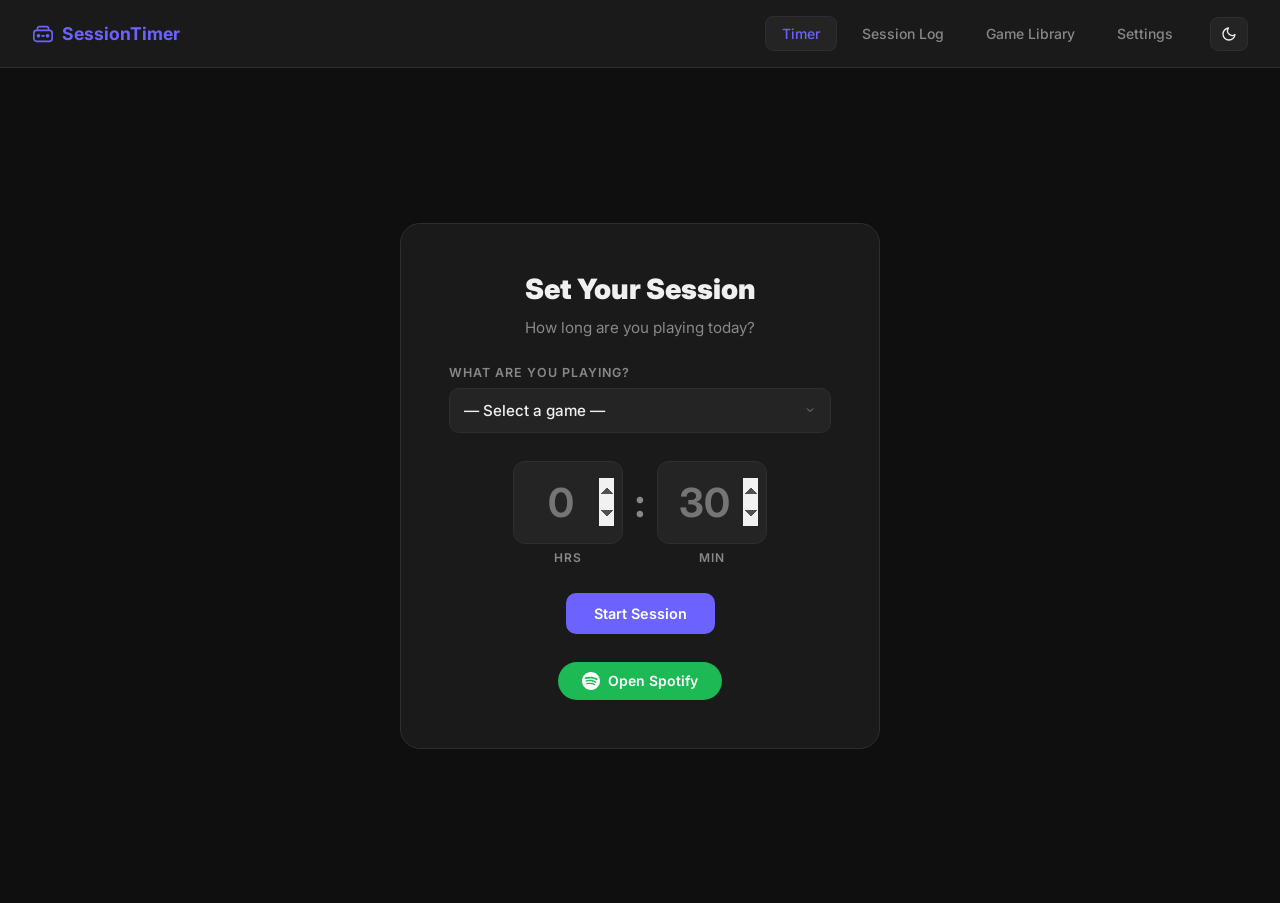
<file: index.html>
<!DOCTYPE html>
<html lang="en" data-theme="dark" data-scheme="purple">

<head>
  <meta charset="UTF-8" />
  <meta name="viewport" content="width=device-width, initial-scale=1.0" />
  <title>Game Session Timer</title>
  <link rel="stylesheet" href="styles.css" />
  <link href="https://fonts.googleapis.com/css2?family=Inter:wght@400;500;600;700;900&display=swap" rel="stylesheet" />
</head>

<body>

  <nav class="navbar">
    <div class="nav-logo">
      <svg width="22" height="22" viewBox="0 0 24 24" fill="none" xmlns="http://www.w3.org/2000/svg">
        <rect x="2" y="8" width="20" height="12" rx="3" stroke="currentColor" stroke-width="1.8"/>
        <circle cx="7" cy="14" r="2" fill="currentColor"/>
        <circle cx="17" cy="14" r="2" fill="currentColor"/>
        <rect x="10" y="13" width="4" height="2" rx="1" fill="currentColor"/>
        <path d="M6 8V6a2 2 0 0 1 2-2h8a2 2 0 0 1 2 2v2" stroke="currentColor" stroke-width="1.8"/>
      </svg>
      SessionTimer
    </div>
    <div class="nav-right">
      <div class="nav-links">
        <button onclick="showSection('timer')" class="nav-btn active" id="nav-timer">Timer</button>
        <button onclick="showSection('log')" class="nav-btn" id="nav-log">Session Log</button>
        <button onclick="showSection('library')" class="nav-btn" id="nav-library">Game Library</button>
        <button onclick="showSection('settings')" class="nav-btn" id="nav-settings">Settings</button>
      </div>
      <button class="theme-toggle" onclick="toggleTheme()" id="theme-btn">
        <svg id="moon-icon" width="16" height="16" viewBox="0 0 24 24" fill="none" xmlns="http://www.w3.org/2000/svg">
          <path d="M21 12.79A9 9 0 1 1 11.21 3 7 7 0 0 0 21 12.79z" stroke="currentColor" stroke-width="2" stroke-linecap="round" stroke-linejoin="round"/>
        </svg>
        <svg id="sun-icon" width="16" height="16" viewBox="0 0 24 24" fill="none" xmlns="http://www.w3.org/2000/svg" class="hidden">
          <circle cx="12" cy="12" r="5" stroke="currentColor" stroke-width="2"/>
          <line x1="12" y1="1" x2="12" y2="3" stroke="currentColor" stroke-width="2" stroke-linecap="round"/>
          <line x1="12" y1="21" x2="12" y2="23" stroke="currentColor" stroke-width="2" stroke-linecap="round"/>
          <line x1="4.22" y1="4.22" x2="5.64" y2="5.64" stroke="currentColor" stroke-width="2" stroke-linecap="round"/>
          <line x1="18.36" y1="18.36" x2="19.78" y2="19.78" stroke="currentColor" stroke-width="2" stroke-linecap="round"/>
          <line x1="1" y1="12" x2="3" y2="12" stroke="currentColor" stroke-width="2" stroke-linecap="round"/>
          <line x1="21" y1="12" x2="23" y2="12" stroke="currentColor" stroke-width="2" stroke-linecap="round"/>
          <line x1="4.22" y1="19.78" x2="5.64" y2="18.36" stroke="currentColor" stroke-width="2" stroke-linecap="round"/>
          <line x1="18.36" y1="5.64" x2="19.78" y2="4.22" stroke="currentColor" stroke-width="2" stroke-linecap="round"/>
        </svg>
      </button>
    </div>
  </nav>

  <!-- Progress bar sits flush under the navbar -->
  <div id="progress-bar-container" class="progress-bar-container hidden">
    <div id="progress-bar-fill" class="progress-bar-fill"></div>
  </div>

  <!-- ── TIMER SECTION ── -->
  <section id="timer-section" class="section active">
    <div class="timer-card">

      <h1 class="timer-title">Set Your Session</h1>
      <p class="timer-subtitle">How long are you playing today?</p>

      <div class="game-selector" id="game-selector">
        <label class="game-label">What are you playing?</label>
        <select id="game-dropdown" class="game-dropdown" onchange="handleGameDropdown()">
          <option value="">— Select a game —</option>
          <option value="Fortnite">Fortnite</option>
          <option value="Minecraft">Minecraft</option>
          <option value="Call of Duty">Call of Duty</option>
          <option value="Valorant">Valorant</option>
          <option value="Apex Legends">Apex Legends</option>
          <option value="League of Legends">League of Legends</option>
          <option value="FIFA">FIFA</option>
          <option value="Rocket League">Rocket League</option>
          <option value="GTA V">GTA V</option>
          <option value="Elden Ring">Elden Ring</option>
          <option value="Overwatch 2">Overwatch 2</option>
          <option value="Cyberpunk 2077">Cyberpunk 2077</option>
          <option value="The Last of Us">The Last of Us</option>
          <option value="Red Dead Redemption 2">Red Dead Redemption 2</option>
          <option value="Zelda: Tears of the Kingdom">Zelda: Tears of the Kingdom</option>
          <option value="custom">✏️ Type my own...</option>
        </select>
        <input type="text" id="game-custom-input" class="game-custom-input hidden" placeholder="Enter game name..." />
      </div>

      <div class="time-inputs" id="time-inputs">
        <div class="input-group">
          <input type="number" id="hours-input" min="0" max="23" placeholder="0" />
          <label>hrs</label>
        </div>
        <div class="input-divider">:</div>
        <div class="input-group">
          <input type="number" id="minutes-input" min="0" max="59" placeholder="30" />
          <label>min</label>
        </div>
      </div>

      <div class="countdown-display hidden" id="countdown-display">
        <div class="countdown-game-name" id="countdown-game-name"></div>
        <div class="countdown-time" id="countdown-time">00:00:00</div>
        <div class="countdown-label" id="countdown-label">Time Remaining</div>
      </div>

      <div class="warning-banner hidden" id="warning-banner">
        ⚠️ Less than 5 minutes left!
      </div>

      <div class="timer-controls">
        <button class="btn btn-primary" id="start-btn" onclick="startTimer()">Start Session</button>
        <button class="btn btn-secondary hidden" id="pause-btn" onclick="pauseTimer()">Pause</button>
        <button class="btn btn-ghost hidden" id="reset-btn" onclick="resetTimer()">Reset</button>
      </div>

      <a href="https://open.spotify.com" target="_blank" class="spotify-btn">
        <svg width="18" height="18" viewBox="0 0 24 24" xmlns="http://www.w3.org/2000/svg" fill="white">
          <path d="M12 0C5.373 0 0 5.373 0 12s5.373 12 12 12 12-5.373 12-12S18.627 0 12 0zm5.516 17.318c-.214.354-.676.465-1.028.251-2.818-1.722-6.365-2.111-10.542-1.157-.402.092-.803-.158-.895-.559-.092-.401.158-.803.559-.895 4.568-1.045 8.487-.595 11.655 1.338.353.215.464.676.251 1.022zm1.472-3.27c-.27.438-.843.576-1.281.308-3.225-1.982-8.142-2.557-11.958-1.399-.494.149-1.017-.131-1.166-.625-.148-.494.132-1.016.625-1.165 4.358-1.322 9.776-.682 13.472 1.594.439.27.577.843.308 1.287zm.126-3.409c-3.868-2.297-10.248-2.508-13.942-1.387-.592.18-1.217-.155-1.396-.747-.18-.592.155-1.217.747-1.396 4.244-1.289 11.298-1.04 15.754 1.605.533.316.708 1.003.392 1.535-.316.531-1.003.707-1.535.39h-.02z"/>
        </svg>
        Open Spotify
      </a>

    </div>
  </section>

  <!-- ── SESSION LOG SECTION ── -->
  <section id="log-section" class="section hidden">
    <div class="log-card">
      <div class="log-header">
        <h2 class="log-title">Session Log</h2>
        <button class="btn btn-ghost" onclick="clearLog()">Clear All</button>
      </div>
      <div class="log-stats">
        <div class="stat-pill"><span id="total-sessions">0</span> sessions</div>
        <div class="stat-pill"><span id="total-time">0</span> mins total</div>
      </div>
      <div id="log-list" class="log-list">
        <div class="log-empty" id="log-empty">No sessions yet. Start a timer to log your first session.</div>
      </div>
    </div>
  </section>

  <!-- ── GAME LIBRARY SECTION ── -->
  <section id="library-section" class="section hidden">
    <div class="library-card">
      <div class="log-header">
        <h2 class="log-title">🎮 Game Library</h2>
      </div>
      <div id="wellness-nudge" class="wellness-nudge hidden">
        🧘 You've logged a lot of gaming this week. Remember to stretch, hydrate, and rest your eyes!
      </div>
      <div id="library-grid" class="library-grid">
        <div class="log-empty" id="library-empty">No games tracked yet. Start a session to build your library.</div>
      </div>
    </div>
  </section>

  <!-- ── SETTINGS SECTION ── -->
  <section id="settings-section" class="section hidden">
    <div class="settings-card">

      <h2 class="log-title">⚙️ Settings</h2>
      <p class="timer-subtitle" style="margin-top:-8px;">Your preferences are saved automatically.</p>

      <div class="settings-group">
        <div class="settings-label">Color Scheme</div>
        <div class="settings-description">Pick an accent color for the whole app.</div>
        <div class="scheme-swatches">
          <button class="swatch" data-scheme="purple" style="background:#6c63ff;" onclick="selectScheme('purple')" title="Purple"></button>
          <button class="swatch" data-scheme="blue"   style="background:#3b82f6;" onclick="selectScheme('blue')"   title="Blue"></button>
          <button class="swatch" data-scheme="green"  style="background:#22c55e;" onclick="selectScheme('green')"  title="Green"></button>
          <button class="swatch" data-scheme="red"    style="background:#ef4444;" onclick="selectScheme('red')"    title="Red"></button>
          <button class="swatch" data-scheme="orange" style="background:#f97316;" onclick="selectScheme('orange')" title="Orange"></button>
          <button class="swatch" data-scheme="pink"   style="background:#ec4899;" onclick="selectScheme('pink')"   title="Pink"></button>
        </div>
      </div>

      <div class="settings-group">
        <div class="settings-label">End-of-session sound</div>
        <div class="settings-description">Choose what plays when your timer finishes.</div>
        <div class="sound-options">
          <div class="sound-option" id="sound-opt-chime" onclick="selectSound('chime')">
            <div class="sound-option-icon">🧘</div>
            <div class="sound-option-info">
              <div class="sound-option-name">Calm Chime</div>
              <div class="sound-option-desc">Soft meditation bell</div>
            </div>
            <button class="preview-btn" onclick="event.stopPropagation(); previewSound('chime')">▶ Preview</button>
          </div>
          <div class="sound-option" id="sound-opt-game" onclick="selectSound('game')">
            <div class="sound-option-icon">🎮</div>
            <div class="sound-option-info">
              <div class="sound-option-name">Game Complete</div>
              <div class="sound-option-desc">Achievement unlock style</div>
            </div>
            <button class="preview-btn" onclick="event.stopPropagation(); previewSound('game')">▶ Preview</button>
          </div>
          <div class="sound-option" id="sound-opt-none" onclick="selectSound('none')">
            <div class="sound-option-icon">🔇</div>
            <div class="sound-option-info">
              <div class="sound-option-name">No Sound</div>
              <div class="sound-option-desc">Silent finish</div>
            </div>
          </div>
        </div>
      </div>

      <div class="settings-group" id="volume-group">
        <div class="settings-label">Volume</div>
        <div class="volume-row">
          <span class="volume-icon">🔈</span>
          <input type="range" id="volume-slider" class="volume-slider" min="0" max="100" value="70" oninput="updateVolume(this.value)" />
          <span class="volume-icon">🔊</span>
          <span class="volume-value" id="volume-value">70%</span>
        </div>
      </div>

    </div>
  </section>

  <!-- ── INTENTION MODAL ── -->
  <div id="intention-modal" class="modal-overlay hidden">
    <div class="modal">
      <h2 class="modal-title">Before you dive in...</h2>
      <p class="modal-subtitle">What's your intention for this session?</p>
      <div class="intention-options">
        <button class="intention-btn" onclick="selectIntention('🎯 Focused practice')">🎯 Focused practice</button>
        <button class="intention-btn" onclick="selectIntention('😌 Unwind & relax')">😌 Unwind & relax</button>
        <button class="intention-btn" onclick="selectIntention('🏆 Competitive grind')">🏆 Competitive grind</button>
        <button class="intention-btn" onclick="selectIntention('🧭 Explore & have fun')">🧭 Explore & have fun</button>
      </div>
    </div>
  </div>

  <!-- ── REFLECTION MODAL ── -->
  <div id="reflection-modal" class="modal-overlay hidden">
    <div class="modal">
      <!-- Simple emoji replaces the animated ring that was blocking clicks -->
      <div class="completion-emoji">🎉</div>
      <h2 class="modal-title">Session Complete!</h2>
      <p class="modal-subtitle">Take a breath. How are you feeling?</p>
      <div class="mood-options">
        <button class="mood-btn" onclick="selectMood('😤', 'Frustrated')">😤<span>Frustrated</span></button>
        <button class="mood-btn" onclick="selectMood('😐', 'Meh')">😐<span>Meh</span></button>
        <button class="mood-btn" onclick="selectMood('🙂', 'Good')">🙂<span>Good</span></button>
        <button class="mood-btn" onclick="selectMood('😄', 'Great')">😄<span>Great</span></button>
      </div>
    </div>
  </div>

  <script src="script.js"></script>

</body>
</html>
</file>
<file: styles.css>
*, *::before, *::after {
  margin: 0;
  padding: 0;
  box-sizing: border-box;
}

:root {
  --bg: #0f0f0f;
  --surface: #1a1a1a;
  --surface-2: #242424;
  --border: #2e2e2e;
  --text: #f0f0f0;
  --text-muted: #888;
  --accent: #6c63ff;
  --accent-hover: #5a52e0;
  --warning: #f59e0b;
  --danger: #ef4444;
  --success: #22c55e;
  --swatch-ring: #6c63ff;
}

[data-theme="light"] {
  --bg: #f4f4f5;
  --surface: #ffffff;
  --surface-2: #f0f0f0;
  --border: #e0e0e0;
  --text: #111111;
  --text-muted: #666;
}

body {
  font-family: 'Inter', sans-serif;
  background-color: var(--bg);
  color: var(--text);
  min-height: 100vh;
  transition: background-color 0.3s, color 0.3s;
}

/* ── Navbar ── */
.navbar {
  display: flex;
  justify-content: space-between;
  align-items: center;
  padding: 16px 32px;
  background-color: var(--surface);
  border-bottom: 1px solid var(--border);
  position: sticky;
  top: 0;
  z-index: 100;
}

.nav-logo {
  font-weight: 700;
  font-size: 1.1rem;
  color: var(--accent);
  display: flex;
  align-items: center;
  gap: 8px;
}

.nav-right { display: flex; align-items: center; gap: 20px; }
.nav-links { display: flex; gap: 8px; }

.nav-btn {
  font-family: 'Inter', sans-serif;
  font-size: 0.875rem;
  font-weight: 500;
  padding: 8px 16px;
  background: transparent;
  color: var(--text-muted);
  border: 1px solid transparent;
  border-radius: 8px;
  cursor: pointer;
  transition: all 0.2s;
}
.nav-btn:hover { color: var(--text); background: var(--surface-2); }
.nav-btn.active { color: var(--accent); background: var(--surface-2); border-color: var(--border); }

.theme-toggle {
  font-family: 'Inter', sans-serif;
  padding: 8px 10px;
  background: var(--surface-2);
  color: var(--text);
  border: 1px solid var(--border);
  border-radius: 8px;
  cursor: pointer;
  transition: all 0.2s;
  display: flex;
  align-items: center;
  justify-content: center;
}
.theme-toggle:hover { border-color: var(--accent); color: var(--accent); }

/* ── Progress Bar ── */
.progress-bar-container {
  position: sticky;
  top: 65px;
  z-index: 99;
  width: 100%;
  height: 4px;
  background: var(--surface-2);
}

.progress-bar-fill {
  height: 100%;
  width: 100%;
  background: var(--accent);
  transition: width 1s linear, background-color 0.3s;
  border-radius: 0 2px 2px 0;
}
.progress-bar-fill.warning { background: var(--warning); }
.progress-bar-fill.danger  { background: var(--danger); }

/* ── Sections ── */
.section {
  min-height: calc(100vh - 65px);
  display: flex;
  align-items: center;
  justify-content: center;
  padding: 40px 20px;
}
.hidden { display: none !important; }
.section.active { display: flex; }

/* ── Timer Card ── */
.timer-card {
  background: var(--surface);
  border: 1px solid var(--border);
  border-radius: 20px;
  padding: 48px;
  width: 100%;
  max-width: 480px;
  display: flex;
  flex-direction: column;
  align-items: center;
  gap: 28px;
}

.timer-title { font-size: 1.75rem; font-weight: 900; text-align: center; }
.timer-subtitle { font-size: 0.95rem; color: var(--text-muted); text-align: center; margin-top: -16px; }

/* ── Game Selector ── */
.game-selector { width: 100%; display: flex; flex-direction: column; gap: 8px; }

.game-label {
  font-size: 0.78rem;
  font-weight: 600;
  color: var(--text-muted);
  text-transform: uppercase;
  letter-spacing: 1px;
}

.game-dropdown {
  font-family: 'Inter', sans-serif;
  font-size: 0.95rem;
  font-weight: 500;
  width: 100%;
  padding: 12px 14px;
  background: var(--surface-2);
  color: var(--text);
  border: 1px solid var(--border);
  border-radius: 10px;
  cursor: pointer;
  outline: none;
  transition: border-color 0.2s;
  appearance: none;
  background-image: url("data:image/svg+xml,%3Csvg xmlns='http://www.w3.org/2000/svg' width='12' height='12' viewBox='0 0 24 24' fill='none' stroke='%23888' stroke-width='2'%3E%3Cpolyline points='6 9 12 15 18 9'/%3E%3C/svg%3E");
  background-repeat: no-repeat;
  background-position: right 14px center;
}
.game-dropdown:focus { border-color: var(--accent); }

.game-custom-input {
  font-family: 'Inter', sans-serif;
  font-size: 0.95rem;
  width: 100%;
  padding: 12px 14px;
  background: var(--surface-2);
  color: var(--text);
  border: 1px solid var(--border);
  border-radius: 10px;
  outline: none;
  transition: border-color 0.2s;
}
.game-custom-input:focus { border-color: var(--accent); }

/* ── Time Inputs ── */
.time-inputs { display: flex; align-items: center; gap: 12px; }
.input-group { display: flex; flex-direction: column; align-items: center; gap: 6px; }

.input-group input {
  font-family: 'Inter', sans-serif;
  font-size: 2.5rem;
  font-weight: 700;
  width: 110px;
  text-align: center;
  background: var(--surface-2);
  color: var(--text);
  border: 1px solid var(--border);
  border-radius: 12px;
  padding: 16px 8px;
  outline: none;
  transition: border-color 0.2s;
}
.input-group input:focus { border-color: var(--accent); }
.input-group input::-webkit-inner-spin-button,
.input-group input::-webkit-outer-spin-button { opacity: 1; }

.input-group label {
  font-size: 0.75rem;
  font-weight: 600;
  color: var(--text-muted);
  text-transform: uppercase;
  letter-spacing: 1px;
}

.input-divider { font-size: 2.5rem; font-weight: 700; color: var(--text-muted); margin-bottom: 20px; }

/* ── Countdown ── */
.countdown-display { text-align: center; }

.countdown-game-name {
  font-size: 0.85rem;
  font-weight: 700;
  color: var(--accent);
  text-transform: uppercase;
  letter-spacing: 2px;
  margin-bottom: 4px;
}

.countdown-time {
  font-size: 4rem;
  font-weight: 900;
  letter-spacing: -2px;
  color: var(--accent);
  transition: color 0.3s;
}
.countdown-time.warning { color: var(--warning); }
.countdown-time.danger  { color: var(--danger); }

.countdown-label {
  font-size: 0.8rem;
  color: var(--text-muted);
  text-transform: uppercase;
  letter-spacing: 2px;
  margin-top: 6px;
}

.warning-banner {
  background: rgba(245, 158, 11, 0.1);
  border: 1px solid var(--warning);
  color: var(--warning);
  padding: 10px 20px;
  border-radius: 8px;
  font-size: 0.875rem;
  font-weight: 600;
  text-align: center;
  width: 100%;
}

/* ── Buttons ── */
.timer-controls { display: flex; gap: 12px; flex-wrap: wrap; justify-content: center; }

.btn {
  font-family: 'Inter', sans-serif;
  font-size: 0.9rem;
  font-weight: 600;
  padding: 12px 28px;
  border-radius: 10px;
  border: none;
  cursor: pointer;
  transition: all 0.2s;
}
.btn-primary { background: var(--accent); color: white; }
.btn-primary:hover { background: var(--accent-hover); transform: translateY(-1px); }
.btn-secondary { background: var(--surface-2); color: var(--text); border: 1px solid var(--border); }
.btn-secondary:hover { border-color: var(--accent); color: var(--accent); }
.btn-ghost { background: transparent; color: var(--text-muted); border: 1px solid var(--border); }
.btn-ghost:hover { color: var(--text); border-color: var(--text-muted); }

/* ── Spotify ── */
.spotify-btn {
  display: inline-flex;
  align-items: center;
  gap: 8px;
  text-decoration: none;
  font-family: 'Inter', sans-serif;
  font-size: 0.875rem;
  font-weight: 600;
  padding: 10px 24px;
  border-radius: 999px;
  background: #1db954;
  color: white;
  transition: all 0.2s;
}
.spotify-btn:hover { background: #17a349; transform: translateY(-1px); }

/* ── Log Card ── */
.log-card {
  background: var(--surface);
  border: 1px solid var(--border);
  border-radius: 20px;
  padding: 40px;
  width: 100%;
  max-width: 600px;
  display: flex;
  flex-direction: column;
  gap: 24px;
}

.log-header { display: flex; justify-content: space-between; align-items: center; }
.log-title { font-size: 1.5rem; font-weight: 900; }
.log-stats { display: flex; gap: 12px; }

.stat-pill {
  background: var(--surface-2);
  border: 1px solid var(--border);
  border-radius: 999px;
  padding: 6px 16px;
  font-size: 0.85rem;
  color: var(--text-muted);
}
.stat-pill span { font-weight: 700; color: var(--accent); }

.log-list { display: flex; flex-direction: column; gap: 10px; max-height: 400px; overflow-y: auto; }
.log-empty { color: var(--text-muted); font-size: 0.9rem; text-align: center; padding: 40px 0; }

.log-item {
  display: flex;
  justify-content: space-between;
  align-items: center;
  padding: 14px 18px;
  background: var(--surface-2);
  border-radius: 10px;
  border: 1px solid var(--border);
  font-size: 0.9rem;
}
.log-item-left { display: flex; flex-direction: column; gap: 3px; }
.log-item-duration { font-weight: 700; font-size: 1rem; }
.log-item-time { font-size: 0.78rem; color: var(--text-muted); }
.log-item-mood { font-size: 0.82rem; color: var(--text-muted); margin-top: 2px; }

.log-item-badge {
  background: rgba(108, 99, 255, 0.15);
  color: var(--accent);
  border-radius: 6px;
  padding: 4px 10px;
  font-size: 0.75rem;
  font-weight: 600;
}

/* ── Game Library ── */
.library-card {
  background: var(--surface);
  border: 1px solid var(--border);
  border-radius: 20px;
  padding: 40px;
  width: 100%;
  max-width: 660px;
  display: flex;
  flex-direction: column;
  gap: 24px;
}

.library-grid { display: flex; flex-direction: column; gap: 12px; }

.library-game-card {
  display: flex;
  align-items: center;
  gap: 16px;
  padding: 16px 20px;
  background: var(--surface-2);
  border: 1px solid var(--border);
  border-radius: 12px;
  transition: border-color 0.2s;
}
.library-game-card:hover { border-color: var(--accent); }

.library-game-icon {
  font-size: 1.6rem;
  width: 44px;
  height: 44px;
  display: flex;
  align-items: center;
  justify-content: center;
  background: var(--surface);
  border-radius: 10px;
  border: 1px solid var(--border);
  flex-shrink: 0;
}

.library-game-info { flex: 1; display: flex; flex-direction: column; gap: 3px; }
.library-game-name { font-size: 1rem; font-weight: 700; }
.library-game-meta { font-size: 0.78rem; color: var(--text-muted); }
.library-game-time { font-size: 1.1rem; font-weight: 900; color: var(--accent); white-space: nowrap; }

.wellness-nudge {
  background: rgba(34, 197, 94, 0.08);
  border: 1px solid var(--success);
  color: var(--success);
  padding: 12px 18px;
  border-radius: 10px;
  font-size: 0.875rem;
  font-weight: 600;
}

/* ── Settings Card ── */
.settings-card {
  background: var(--surface);
  border: 1px solid var(--border);
  border-radius: 20px;
  padding: 40px;
  width: 100%;
  max-width: 560px;
  display: flex;
  flex-direction: column;
  gap: 32px;
}

.settings-group { display: flex; flex-direction: column; gap: 10px; }
.settings-label { font-size: 1rem; font-weight: 700; }
.settings-description { font-size: 0.85rem; color: var(--text-muted); margin-top: -4px; }

/* ── Color Swatches ── */
.scheme-swatches { display: flex; gap: 14px; flex-wrap: wrap; margin-top: 4px; }

.swatch {
  width: 40px;
  height: 40px;
  border-radius: 50%;
  border: none;
  cursor: pointer;
  transition: transform 0.15s;
  outline: 3px solid transparent;
  outline-offset: 3px;
}
.swatch:hover { transform: scale(1.1); }
.swatch.selected { outline-color: var(--swatch-ring); transform: scale(1.08); }

/* ── Sound Options ── */
.sound-options { display: flex; flex-direction: column; gap: 10px; margin-top: 4px; }

.sound-option {
  display: flex;
  align-items: center;
  gap: 14px;
  padding: 14px 16px;
  background: var(--surface-2);
  border: 2px solid var(--border);
  border-radius: 12px;
  cursor: pointer;
  transition: all 0.2s;
}
.sound-option:hover { border-color: var(--accent); }
.sound-option.selected { border-color: var(--accent); background: rgba(108, 99, 255, 0.08); }

.sound-option-icon { font-size: 1.4rem; width: 36px; text-align: center; }
.sound-option-info { flex: 1; display: flex; flex-direction: column; gap: 2px; }
.sound-option-name { font-size: 0.95rem; font-weight: 700; }
.sound-option-desc { font-size: 0.78rem; color: var(--text-muted); }

.preview-btn {
  font-family: 'Inter', sans-serif;
  font-size: 0.78rem;
  font-weight: 600;
  padding: 6px 12px;
  background: var(--surface);
  color: var(--accent);
  border: 1px solid var(--accent);
  border-radius: 6px;
  cursor: pointer;
  transition: all 0.2s;
  white-space: nowrap;
}
.preview-btn:hover { background: var(--accent); color: white; }

/* ── Volume ── */
.volume-row { display: flex; align-items: center; gap: 12px; margin-top: 4px; }
.volume-icon { font-size: 1.1rem; }

.volume-slider {
  flex: 1;
  -webkit-appearance: none;
  height: 4px;
  border-radius: 2px;
  background: var(--border);
  outline: none;
  cursor: pointer;
}
.volume-slider::-webkit-slider-thumb {
  -webkit-appearance: none;
  width: 18px;
  height: 18px;
  border-radius: 50%;
  background: var(--accent);
  cursor: pointer;
  transition: transform 0.15s;
}
.volume-slider::-webkit-slider-thumb:hover { transform: scale(1.2); }
.volume-value { font-size: 0.85rem; font-weight: 700; color: var(--accent); width: 36px; text-align: right; }

/* ── Modals ── */
.modal-overlay {
  position: fixed;
  inset: 0;
  background: rgba(0, 0, 0, 0.75);
  display: flex;
  align-items: center;
  justify-content: center;
  z-index: 500;
  padding: 20px;
  backdrop-filter: blur(4px);
}

.modal {
  background: var(--surface);
  border: 1px solid var(--border);
  border-radius: 20px;
  padding: 40px;
  max-width: 420px;
  width: 100%;
  display: flex;
  flex-direction: column;
  align-items: center;
  gap: 20px;
  animation: modal-in 0.25s ease;
}

@keyframes modal-in {
  from { opacity: 0; transform: scale(0.93) translateY(10px); }
  to   { opacity: 1; transform: scale(1) translateY(0); }
}

.modal-title { font-size: 1.4rem; font-weight: 900; text-align: center; }
.modal-subtitle { font-size: 0.9rem; color: var(--text-muted); text-align: center; margin-top: -10px; }

/* Completion emoji shown at top of reflection modal */
.completion-emoji {
  font-size: 3rem;
  animation: check-pop 0.4s ease;
}

@keyframes check-pop {
  0%   { transform: scale(0.5); opacity: 0; }
  70%  { transform: scale(1.2); }
  100% { transform: scale(1);   opacity: 1; }
}

/* ── Intention Buttons ── */
.intention-options { display: flex; flex-direction: column; gap: 10px; width: 100%; }

.intention-btn {
  font-family: 'Inter', sans-serif;
  font-size: 0.95rem;
  font-weight: 600;
  padding: 14px 20px;
  background: var(--surface-2);
  color: var(--text);
  border: 1px solid var(--border);
  border-radius: 10px;
  cursor: pointer;
  text-align: left;
  transition: all 0.2s;
}
.intention-btn:hover { border-color: var(--accent); color: var(--accent); background: rgba(108, 99, 255, 0.06); }

/* ── Mood Buttons ── */
.mood-options { display: grid; grid-template-columns: 1fr 1fr; gap: 12px; width: 100%; }

.mood-btn {
  font-family: 'Inter', sans-serif;
  padding: 18px 12px;
  background: var(--surface-2);
  color: var(--text);
  border: 1px solid var(--border);
  border-radius: 12px;
  cursor: pointer;
  display: flex;
  flex-direction: column;
  align-items: center;
  gap: 8px;
  font-size: 2rem;
  transition: border-color 0.2s, transform 0.2s;
}
.mood-btn span { font-size: 0.8rem; font-weight: 600; color: var(--text-muted); }
.mood-btn:hover { border-color: var(--accent); transform: translateY(-2px); }
</file>
